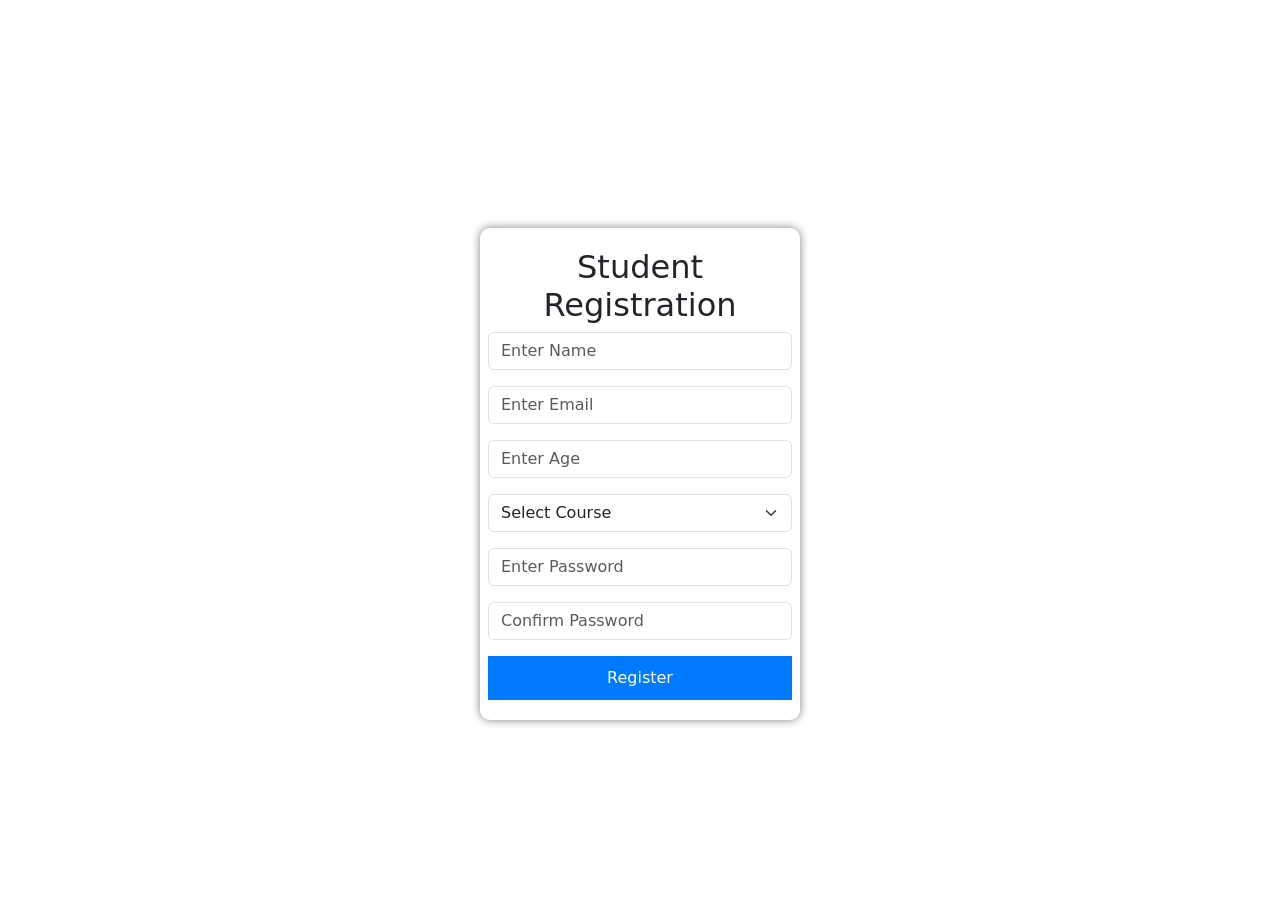
<file: Index.html>
<!DOCTYPE html>
<html lang="en">
<head>
    <meta charset="UTF-8">
    <meta name="viewport" content="width=device-width, initial-scale=1.0">
    <title>Student Registration Form</title>
    <link rel="stylesheet" href="Style.css">
    <link rel="stylesheet" href="Script.js">
    <link rel="stylesheet" href="https://cdn.jsdelivr.net/npm/bootstrap@5.2.3/dist/css/bootstrap.min.css">
</head>
<body>
    <div class="container mt-5" id="form-box">
  <h2 class="text-center">Student Registration</h2>

  <form class="row" onsubmit="return validateForm()">
    <input class="form-control mb-3" type="text" id="name" placeholder="Enter Name">
    <input class="form-control mb-3" type="email" id="email" placeholder="Enter Email">
    <input class="form-control mb-3" type="number" id="age" placeholder="Enter Age">

    <select class="form-select mb-3" id="course">
      <option value="">Select Course</option>
      <option value="Web Development">Web Development</option>
      <option value="Data Science">Data Science</option>
      <option value="Deep Learning">Deep Learning</option>
      <option value="Graphic Design">Graphic Design</option>
      <option value="AI">Artificial Intelligence</option>
    </select>

    <input class="form-control mb-3" type="password" id="password" placeholder="Enter Password">
    <input class="form-control mb-3" type="password" id="confirmPassword" placeholder="Confirm Password">

    <button type="btn submit bg-primary border-none">Register</button>
  </form>
</div>
</body>
</html>
</file>
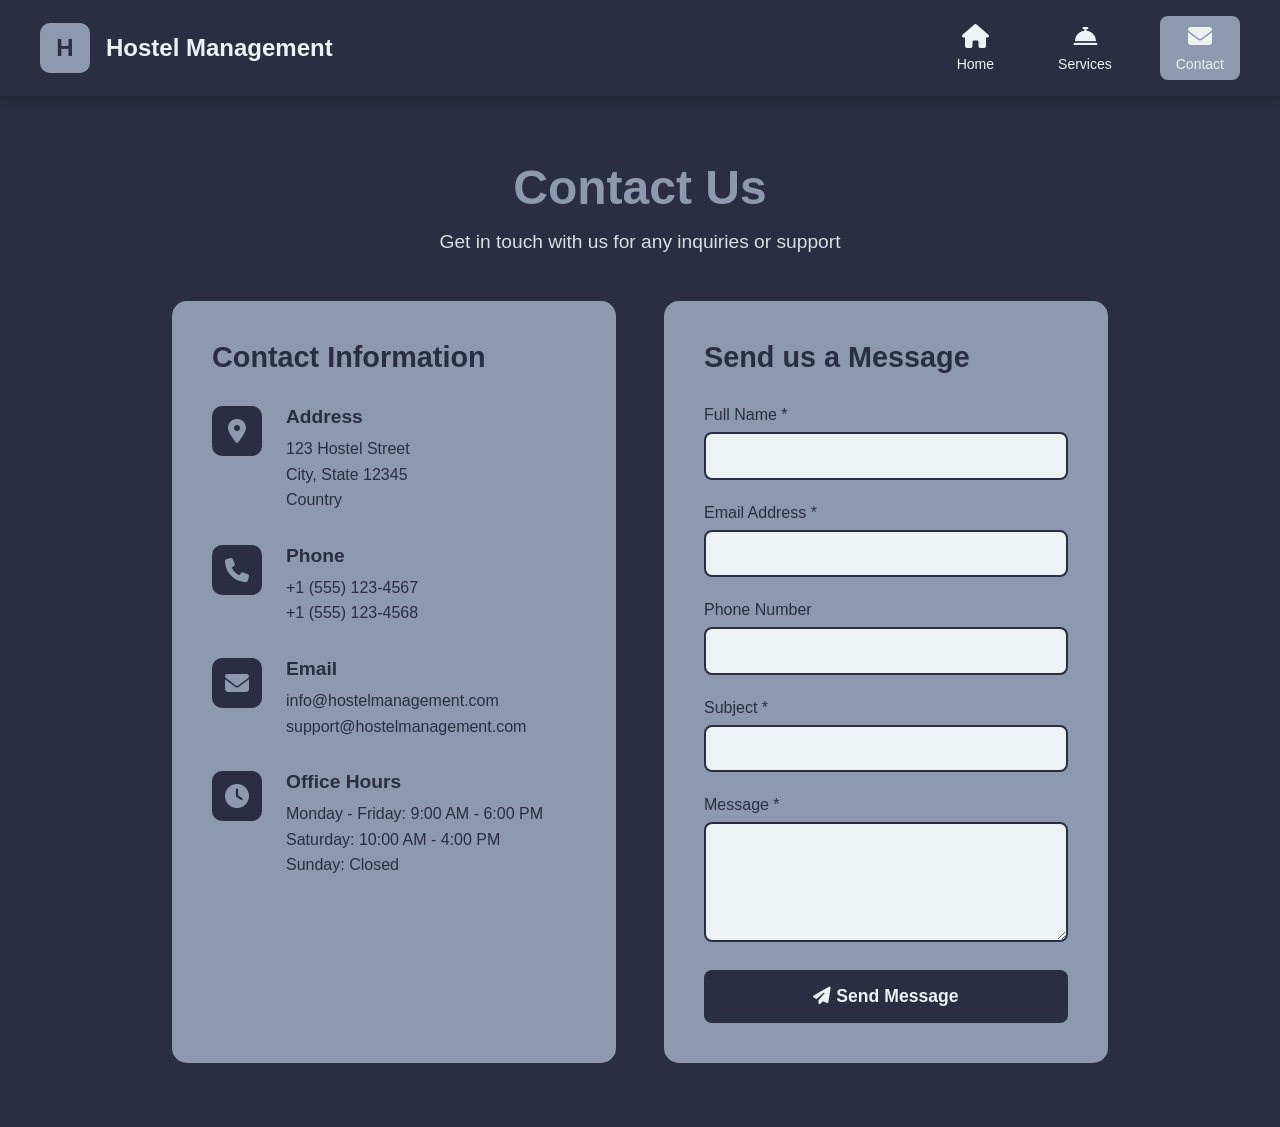
<file: contact.html>
<!DOCTYPE html>
<html lang="en">
<head>
    <meta charset="UTF-8">
    <meta name="viewport" content="width=device-width, initial-scale=1.0">
    <title>Hostel Management System - Contact</title>
    <style>
        * {
            margin: 0;
            padding: 0;
            box-sizing: border-box;
        }

        body {
            font-family: 'Segoe UI', Tahoma, Geneva, Verdana, sans-serif;
            background-color: #2b2d42;
            color: #edf2f4;
            min-height: 100vh;
        }

        .navbar {
            background-color: #2b2d42;
            padding: 1rem 2rem;
            box-shadow: 0 2px 10px rgba(0, 0, 0, 0.3);
            position: sticky;
            top: 0;
            z-index: 1000;
        }

        .nav-container {
            display: flex;
            justify-content: space-between;
            align-items: center;
            max-width: 1200px;
            margin: 0 auto;
        }

        .logo {
            display: flex;
            align-items: center;
            gap: 1rem;
        }

        .logo-icon {
            width: 50px;
            height: 50px;
            background-color: #8d99ae;
            border-radius: 10px;
            display: flex;
            align-items: center;
            justify-content: center;
            font-size: 24px;
            font-weight: bold;
            color: #2b2d42;
        }

        .logo-text {
            font-size: 24px;
            font-weight: bold;
            color: #edf2f4;
        }

        .nav-icons {
            display: flex;
            gap: 2rem;
            align-items: center;
        }

        .nav-icon {
            display: flex;
            flex-direction: column;
            align-items: center;
            text-decoration: none;
            color: #edf2f4;
            transition: all 0.3s ease;
            padding: 0.5rem 1rem;
            border-radius: 8px;
        }

        .nav-icon:hover {
            background-color: #8d99ae;
            transform: translateY(-2px);
        }

        .nav-icon.active {
            background-color: #8d99ae;
        }

        .nav-icon i {
            font-size: 24px;
            margin-bottom: 0.5rem;
        }

        .nav-icon span {
            font-size: 14px;
            font-weight: 500;
        }

        .contact-section {
            max-width: 1000px;
            margin: 4rem auto;
            padding: 0 2rem;
        }

        .page-title {
            font-size: 3rem;
            text-align: center;
            margin-bottom: 1rem;
            color: #8d99ae;
        }

        .page-subtitle {
            text-align: center;
            font-size: 1.2rem;
            margin-bottom: 3rem;
            opacity: 0.9;
        }

        .contact-container {
            display: grid;
            grid-template-columns: 1fr 1fr;
            gap: 3rem;
            margin-top: 3rem;
        }

        .contact-info {
            background-color: #8d99ae;
            padding: 2.5rem;
            border-radius: 15px;
        }

        .info-title {
            color: #2b2d42;
            font-size: 1.8rem;
            margin-bottom: 2rem;
            font-weight: bold;
        }

        .info-item {
            display: flex;
            align-items: flex-start;
            gap: 1.5rem;
            margin-bottom: 2rem;
        }

        .info-icon {
            width: 50px;
            height: 50px;
            background-color: #2b2d42;
            border-radius: 10px;
            display: flex;
            align-items: center;
            justify-content: center;
            font-size: 1.5rem;
            color: #8d99ae;
            flex-shrink: 0;
        }

        .info-content h3 {
            color: #2b2d42;
            margin-bottom: 0.5rem;
            font-size: 1.2rem;
        }

        .info-content p {
            color: #2b2d42;
            line-height: 1.6;
        }

        .contact-form {
            background-color: #8d99ae;
            padding: 2.5rem;
            border-radius: 15px;
        }

        .form-title {
            color: #2b2d42;
            font-size: 1.8rem;
            margin-bottom: 2rem;
            font-weight: bold;
        }

        .form-group {
            margin-bottom: 1.5rem;
        }

        .form-group label {
            display: block;
            color: #2b2d42;
            margin-bottom: 0.5rem;
            font-weight: 500;
        }

        .form-group input,
        .form-group textarea {
            width: 100%;
            padding: 0.8rem;
            border: 2px solid #2b2d42;
            border-radius: 8px;
            background-color: #edf2f4;
            color: #2b2d42;
            font-size: 1rem;
            font-family: inherit;
            transition: border-color 0.3s ease;
        }

        .form-group input:focus,
        .form-group textarea:focus {
            outline: none;
            border-color: #2b2d42;
            box-shadow: 0 0 0 3px rgba(45, 45, 66, 0.2);
        }

        .form-group textarea {
            resize: vertical;
            min-height: 120px;
        }

        .submit-btn {
            width: 100%;
            padding: 1rem;
            background-color: #2b2d42;
            color: #edf2f4;
            border: none;
            border-radius: 8px;
            font-size: 1.1rem;
            font-weight: bold;
            cursor: pointer;
            transition: all 0.3s ease;
        }

        .submit-btn:hover {
            background-color: #1a1b2e;
            transform: translateY(-2px);
            box-shadow: 0 5px 15px rgba(0, 0, 0, 0.3);
        }

        .submit-btn:active {
            transform: translateY(0);
        }

        @media (max-width: 768px) {
            .nav-container {
                flex-direction: column;
                gap: 1rem;
            }

            .nav-icons {
                gap: 1rem;
            }

            .page-title {
                font-size: 2rem;
            }

            .contact-container {
                grid-template-columns: 1fr;
                gap: 2rem;
            }
        }
    </style>
    <link rel="stylesheet" href="https://cdnjs.cloudflare.com/ajax/libs/font-awesome/6.4.0/css/all.min.css">
</head>
<body>
    <nav class="navbar">
        <div class="nav-container">
            <div class="logo">
                <div class="logo-icon">H</div>
                <div class="logo-text">Hostel Management</div>
            </div>
            <div class="nav-icons">
                <a href="home.html" class="nav-icon">
                    <i class="fas fa-home"></i>
                    <span>Home</span>
                </a>
                <a href="service.html" class="nav-icon">
                    <i class="fas fa-concierge-bell"></i>
                    <span>Services</span>
                </a>
                <a href="contact.html" class="nav-icon active">
                    <i class="fas fa-envelope"></i>
                    <span>Contact</span>
                </a>
            </div>
        </div>
    </nav>

    <section class="contact-section">
        <h1 class="page-title">Contact Us</h1>
        <p class="page-subtitle">Get in touch with us for any inquiries or support</p>

        <div class="contact-container">
            <div class="contact-info">
                <h2 class="info-title">Contact Information</h2>
                
                <div class="info-item">
                    <div class="info-icon">
                        <i class="fas fa-map-marker-alt"></i>
                    </div>
                    <div class="info-content">
                        <h3>Address</h3>
                        <p>123 Hostel Street<br>City, State 12345<br>Country</p>
                    </div>
                </div>

                <div class="info-item">
                    <div class="info-icon">
                        <i class="fas fa-phone"></i>
                    </div>
                    <div class="info-content">
                        <h3>Phone</h3>
                        <p>+1 (555) 123-4567<br>+1 (555) 123-4568</p>
                    </div>
                </div>

                <div class="info-item">
                    <div class="info-icon">
                        <i class="fas fa-envelope"></i>
                    </div>
                    <div class="info-content">
                        <h3>Email</h3>
                        <p>info@hostelmanagement.com<br>support@hostelmanagement.com</p>
                    </div>
                </div>

                <div class="info-item">
                    <div class="info-icon">
                        <i class="fas fa-clock"></i>
                    </div>
                    <div class="info-content">
                        <h3>Office Hours</h3>
                        <p>Monday - Friday: 9:00 AM - 6:00 PM<br>Saturday: 10:00 AM - 4:00 PM<br>Sunday: Closed</p>
                    </div>
                </div>
            </div>

            <div class="contact-form">
                <h2 class="form-title">Send us a Message</h2>
                <form id="contactForm" onsubmit="handleSubmit(event)">
                    <div class="form-group">
                        <label for="name">Full Name *</label>
                        <input type="text" id="name" name="name" required>
                    </div>

                    <div class="form-group">
                        <label for="email">Email Address *</label>
                        <input type="email" id="email" name="email" required>
                    </div>

                    <div class="form-group">
                        <label for="phone">Phone Number</label>
                        <input type="tel" id="phone" name="phone">
                    </div>

                    <div class="form-group">
                        <label for="subject">Subject *</label>
                        <input type="text" id="subject" name="subject" required>
                    </div>

                    <div class="form-group">
                        <label for="message">Message *</label>
                        <textarea id="message" name="message" required></textarea>
                    </div>

                    <button type="submit" class="submit-btn">
                        <i class="fas fa-paper-plane"></i> Send Message
                    </button>
                </form>
            </div>
        </div>
    </section>

    <script>
        function handleSubmit(event) {
            event.preventDefault();
            alert('Thank you for your message! We will get back to you soon.');
            document.getElementById('contactForm').reset();
        }
    </script>
</body>
</html>
</file>
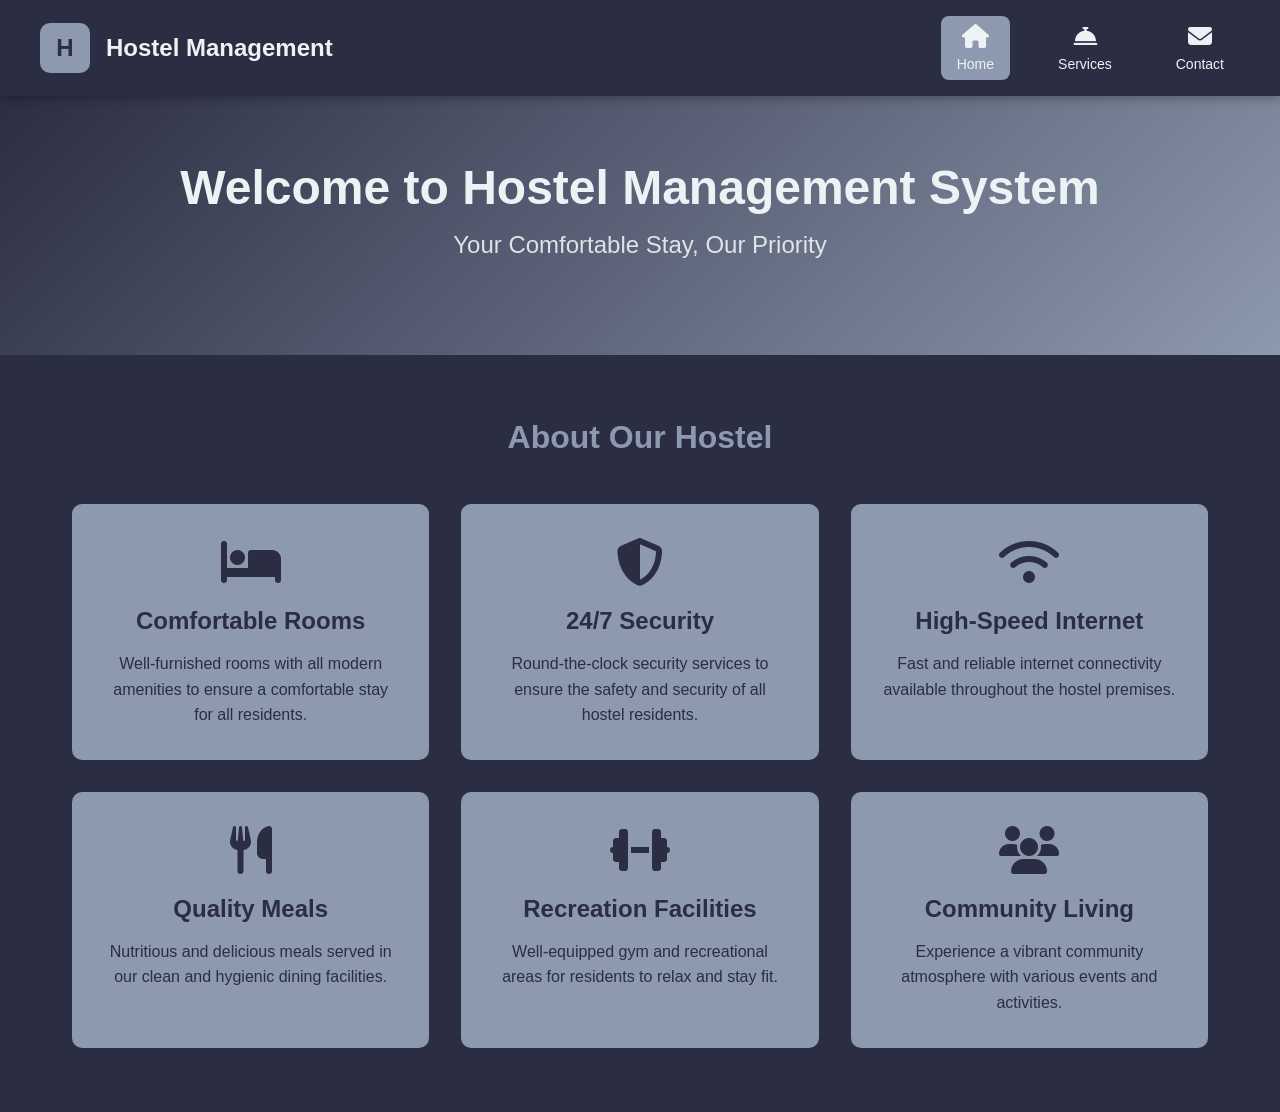
<file: home.html>
<!DOCTYPE html>
<html lang="en">
<head>
    <meta charset="UTF-8">
    <meta name="viewport" content="width=device-width, initial-scale=1.0">
    <title>Hostel Management System - Home</title>
    <style>
        * {
            margin: 0;
            padding: 0;
            box-sizing: border-box;
        }

        body {
            font-family: 'Segoe UI', Tahoma, Geneva, Verdana, sans-serif;
            background-color: #2b2d42;
            color: #edf2f4;
            min-height: 100vh;
        }

        .navbar {
            background-color: #2b2d42;
            padding: 1rem 2rem;
            box-shadow: 0 2px 10px rgba(0, 0, 0, 0.3);
            position: sticky;
            top: 0;
            z-index: 1000;
        }

        .nav-container {
            display: flex;
            justify-content: space-between;
            align-items: center;
            max-width: 1200px;
            margin: 0 auto;
        }

        .logo {
            display: flex;
            align-items: center;
            gap: 1rem;
        }

        .logo-icon {
            width: 50px;
            height: 50px;
            background-color: #8d99ae;
            border-radius: 10px;
            display: flex;
            align-items: center;
            justify-content: center;
            font-size: 24px;
            font-weight: bold;
            color: #2b2d42;
        }

        .logo-text {
            font-size: 24px;
            font-weight: bold;
            color: #edf2f4;
        }

        .nav-icons {
            display: flex;
            gap: 2rem;
            align-items: center;
        }

        .nav-icon {
            display: flex;
            flex-direction: column;
            align-items: center;
            text-decoration: none;
            color: #edf2f4;
            transition: all 0.3s ease;
            padding: 0.5rem 1rem;
            border-radius: 8px;
        }

        .nav-icon:hover {
            background-color: #8d99ae;
            transform: translateY(-2px);
        }

        .nav-icon.active {
            background-color: #8d99ae;
        }

        .nav-icon i {
            font-size: 24px;
            margin-bottom: 0.5rem;
        }

        .nav-icon span {
            font-size: 14px;
            font-weight: 500;
        }

        .hero-section {
            background: linear-gradient(135deg, #2b2d42 0%, #8d99ae 100%);
            padding: 4rem 2rem;
            text-align: center;
        }

        .hero-content {
            max-width: 1200px;
            margin: 0 auto;
        }

        .hero-title {
            font-size: 3rem;
            margin-bottom: 1rem;
            color: #edf2f4;
        }

        .hero-subtitle {
            font-size: 1.5rem;
            margin-bottom: 2rem;
            color: #edf2f4;
            opacity: 0.9;
        }

        .content-section {
            max-width: 1200px;
            margin: 4rem auto;
            padding: 0 2rem;
        }

        .section-title {
            font-size: 2rem;
            margin-bottom: 2rem;
            color: #8d99ae;
            text-align: center;
        }

        .features {
            display: grid;
            grid-template-columns: repeat(auto-fit, minmax(300px, 1fr));
            gap: 2rem;
            margin-top: 3rem;
        }

        .feature-card {
            background-color: #8d99ae;
            padding: 2rem;
            border-radius: 10px;
            text-align: center;
            transition: transform 0.3s ease;
        }

        .feature-card:hover {
            transform: translateY(-5px);
            box-shadow: 0 10px 20px rgba(0, 0, 0, 0.3);
        }

        .feature-card h3 {
            color: #2b2d42;
            margin-bottom: 1rem;
            font-size: 1.5rem;
        }

        .feature-card p {
            color: #2b2d42;
            line-height: 1.6;
        }

        .feature-icon {
            font-size: 3rem;
            margin-bottom: 1rem;
            color: #2b2d42;
        }

        @media (max-width: 768px) {
            .nav-container {
                flex-direction: column;
                gap: 1rem;
            }

            .nav-icons {
                gap: 1rem;
            }

            .hero-title {
                font-size: 2rem;
            }

            .hero-subtitle {
                font-size: 1.2rem;
            }
        }
    </style>
    <link rel="stylesheet" href="https://cdnjs.cloudflare.com/ajax/libs/font-awesome/6.4.0/css/all.min.css">
</head>
<body>
    <nav class="navbar">
        <div class="nav-container">
            <div class="logo">
                <div class="logo-icon">H</div>
                <div class="logo-text">Hostel Management</div>
            </div>
            <div class="nav-icons">
                <a href="home.html" class="nav-icon active">
                    <i class="fas fa-home"></i>
                    <span>Home</span>
                </a>
                <a href="service.html" class="nav-icon">
                    <i class="fas fa-concierge-bell"></i>
                    <span>Services</span>
                </a>
                <a href="contact.html" class="nav-icon">
                    <i class="fas fa-envelope"></i>
                    <span>Contact</span>
                </a>
            </div>
        </div>
    </nav>

    <section class="hero-section">
        <div class="hero-content">
            <h1 class="hero-title">Welcome to Hostel Management System</h1>
            <p class="hero-subtitle">Your Comfortable Stay, Our Priority</p>
        </div>
    </section>

    <section class="content-section">
        <h2 class="section-title">About Our Hostel</h2>
        <div class="features">
            <div class="feature-card">
                <div class="feature-icon">
                    <i class="fas fa-bed"></i>
                </div>
                <h3>Comfortable Rooms</h3>
                <p>Well-furnished rooms with all modern amenities to ensure a comfortable stay for all residents.</p>
            </div>
            <div class="feature-card">
                <div class="feature-icon">
                    <i class="fas fa-shield-alt"></i>
                </div>
                <h3>24/7 Security</h3>
                <p>Round-the-clock security services to ensure the safety and security of all hostel residents.</p>
            </div>
            <div class="feature-card">
                <div class="feature-icon">
                    <i class="fas fa-wifi"></i>
                </div>
                <h3>High-Speed Internet</h3>
                <p>Fast and reliable internet connectivity available throughout the hostel premises.</p>
            </div>
            <div class="feature-card">
                <div class="feature-icon">
                    <i class="fas fa-utensils"></i>
                </div>
                <h3>Quality Meals</h3>
                <p>Nutritious and delicious meals served in our clean and hygienic dining facilities.</p>
            </div>
            <div class="feature-card">
                <div class="feature-icon">
                    <i class="fas fa-dumbbell"></i>
                </div>
                <h3>Recreation Facilities</h3>
                <p>Well-equipped gym and recreational areas for residents to relax and stay fit.</p>
            </div>
            <div class="feature-card">
                <div class="feature-icon">
                    <i class="fas fa-users"></i>
                </div>
                <h3>Community Living</h3>
                <p>Experience a vibrant community atmosphere with various events and activities.</p>
            </div>
        </div>
    </section>
</body>
</html>
</file>
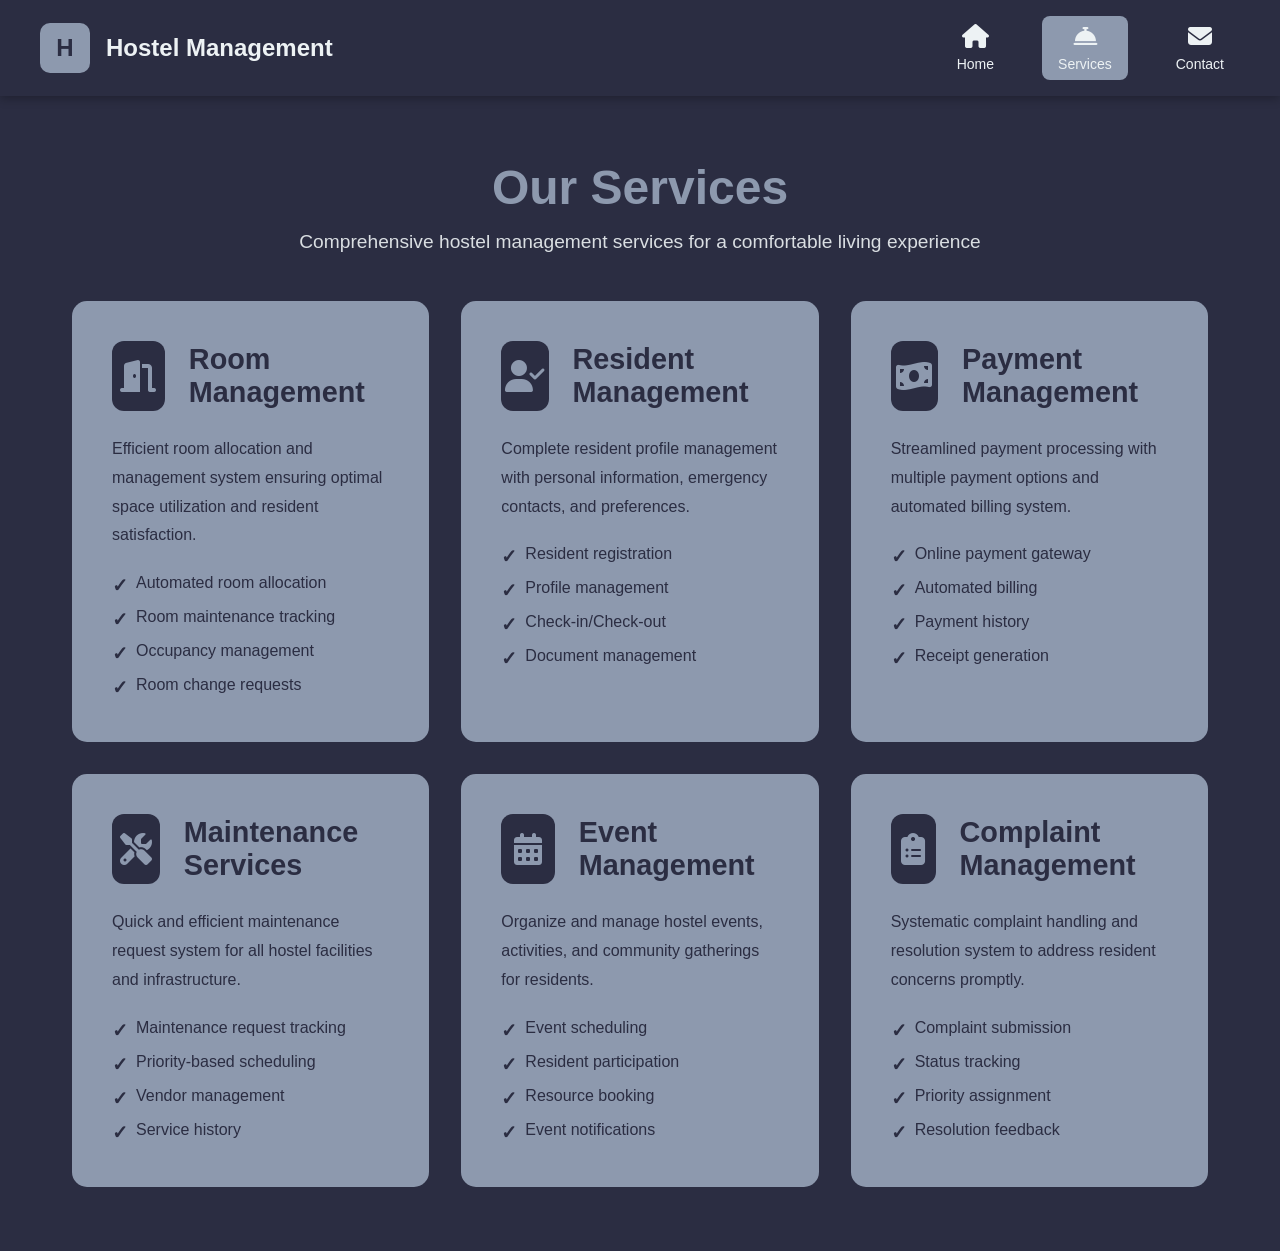
<file: service.html>
<!DOCTYPE html>
<html lang="en">
<head>
    <meta charset="UTF-8">
    <meta name="viewport" content="width=device-width, initial-scale=1.0">
    <title>Hostel Management System - Services</title>
    <style>
        * {
            margin: 0;
            padding: 0;
            box-sizing: border-box;
        }

        body {
            font-family: 'Segoe UI', Tahoma, Geneva, Verdana, sans-serif;
            background-color: #2b2d42;
            color: #edf2f4;
            min-height: 100vh;
        }

        .navbar {
            background-color: #2b2d42;
            padding: 1rem 2rem;
            box-shadow: 0 2px 10px rgba(0, 0, 0, 0.3);
            position: sticky;
            top: 0;
            z-index: 1000;
        }

        .nav-container {
            display: flex;
            justify-content: space-between;
            align-items: center;
            max-width: 1200px;
            margin: 0 auto;
        }

        .logo {
            display: flex;
            align-items: center;
            gap: 1rem;
        }

        .logo-icon {
            width: 50px;
            height: 50px;
            background-color: #8d99ae;
            border-radius: 10px;
            display: flex;
            align-items: center;
            justify-content: center;
            font-size: 24px;
            font-weight: bold;
            color: #2b2d42;
        }

        .logo-text {
            font-size: 24px;
            font-weight: bold;
            color: #edf2f4;
        }

        .nav-icons {
            display: flex;
            gap: 2rem;
            align-items: center;
        }

        .nav-icon {
            display: flex;
            flex-direction: column;
            align-items: center;
            text-decoration: none;
            color: #edf2f4;
            transition: all 0.3s ease;
            padding: 0.5rem 1rem;
            border-radius: 8px;
        }

        .nav-icon:hover {
            background-color: #8d99ae;
            transform: translateY(-2px);
        }

        .nav-icon.active {
            background-color: #8d99ae;
        }

        .nav-icon i {
            font-size: 24px;
            margin-bottom: 0.5rem;
        }

        .nav-icon span {
            font-size: 14px;
            font-weight: 500;
        }

        .services-section {
            max-width: 1200px;
            margin: 4rem auto;
            padding: 0 2rem;
        }

        .page-title {
            font-size: 3rem;
            text-align: center;
            margin-bottom: 1rem;
            color: #8d99ae;
        }

        .page-subtitle {
            text-align: center;
            font-size: 1.2rem;
            margin-bottom: 3rem;
            opacity: 0.9;
        }

        .services-grid {
            display: grid;
            grid-template-columns: repeat(auto-fit, minmax(350px, 1fr));
            gap: 2rem;
            margin-top: 3rem;
        }

        .service-card {
            background-color: #8d99ae;
            padding: 2.5rem;
            border-radius: 15px;
            transition: transform 0.3s ease, box-shadow 0.3s ease;
        }

        .service-card:hover {
            transform: translateY(-8px);
            box-shadow: 0 15px 30px rgba(0, 0, 0, 0.4);
        }

        .service-header {
            display: flex;
            align-items: center;
            gap: 1.5rem;
            margin-bottom: 1.5rem;
        }

        .service-icon {
            width: 70px;
            height: 70px;
            background-color: #2b2d42;
            border-radius: 12px;
            display: flex;
            align-items: center;
            justify-content: center;
            font-size: 2rem;
            color: #8d99ae;
        }

        .service-title {
            color: #2b2d42;
            font-size: 1.8rem;
            font-weight: bold;
        }

        .service-description {
            color: #2b2d42;
            line-height: 1.8;
            font-size: 1rem;
            margin-bottom: 1rem;
        }

        .service-features {
            list-style: none;
            margin-top: 1rem;
        }

        .service-features li {
            color: #2b2d42;
            padding: 0.5rem 0;
            padding-left: 1.5rem;
            position: relative;
        }

        .service-features li:before {
            content: "✓";
            position: absolute;
            left: 0;
            color: #2b2d42;
            font-weight: bold;
            font-size: 1.2rem;
        }

        @media (max-width: 768px) {
            .nav-container {
                flex-direction: column;
                gap: 1rem;
            }

            .nav-icons {
                gap: 1rem;
            }

            .page-title {
                font-size: 2rem;
            }

            .services-grid {
                grid-template-columns: 1fr;
            }
        }
    </style>
    <link rel="stylesheet" href="https://cdnjs.cloudflare.com/ajax/libs/font-awesome/6.4.0/css/all.min.css">
</head>
<body>
    <nav class="navbar">
        <div class="nav-container">
            <div class="logo">
                <div class="logo-icon">H</div>
                <div class="logo-text">Hostel Management</div>
            </div>
            <div class="nav-icons">
                <a href="home.html" class="nav-icon">
                    <i class="fas fa-home"></i>
                    <span>Home</span>
                </a>
                <a href="service.html" class="nav-icon active">
                    <i class="fas fa-concierge-bell"></i>
                    <span>Services</span>
                </a>
                <a href="contact.html" class="nav-icon">
                    <i class="fas fa-envelope"></i>
                    <span>Contact</span>
                </a>
            </div>
        </div>
    </nav>

    <section class="services-section">
        <h1 class="page-title">Our Services</h1>
        <p class="page-subtitle">Comprehensive hostel management services for a comfortable living experience</p>

        <div class="services-grid">
            <div class="service-card">
                <div class="service-header">
                    <div class="service-icon">
                        <i class="fas fa-door-open"></i>
                    </div>
                    <h2 class="service-title">Room Management</h2>
                </div>
                <p class="service-description">
                    Efficient room allocation and management system ensuring optimal space utilization and resident satisfaction.
                </p>
                <ul class="service-features">
                    <li>Automated room allocation</li>
                    <li>Room maintenance tracking</li>
                    <li>Occupancy management</li>
                    <li>Room change requests</li>
                </ul>
            </div>

            <div class="service-card">
                <div class="service-header">
                    <div class="service-icon">
                        <i class="fas fa-user-check"></i>
                    </div>
                    <h2 class="service-title">Resident Management</h2>
                </div>
                <p class="service-description">
                    Complete resident profile management with personal information, emergency contacts, and preferences.
                </p>
                <ul class="service-features">
                    <li>Resident registration</li>
                    <li>Profile management</li>
                    <li>Check-in/Check-out</li>
                    <li>Document management</li>
                </ul>
            </div>

            <div class="service-card">
                <div class="service-header">
                    <div class="service-icon">
                        <i class="fas fa-money-bill-wave"></i>
                    </div>
                    <h2 class="service-title">Payment Management</h2>
                </div>
                <p class="service-description">
                    Streamlined payment processing with multiple payment options and automated billing system.
                </p>
                <ul class="service-features">
                    <li>Online payment gateway</li>
                    <li>Automated billing</li>
                    <li>Payment history</li>
                    <li>Receipt generation</li>
                </ul>
            </div>

            <div class="service-card">
                <div class="service-header">
                    <div class="service-icon">
                        <i class="fas fa-tools"></i>
                    </div>
                    <h2 class="service-title">Maintenance Services</h2>
                </div>
                <p class="service-description">
                    Quick and efficient maintenance request system for all hostel facilities and infrastructure.
                </p>
                <ul class="service-features">
                    <li>Maintenance request tracking</li>
                    <li>Priority-based scheduling</li>
                    <li>Vendor management</li>
                    <li>Service history</li>
                </ul>
            </div>

            <div class="service-card">
                <div class="service-header">
                    <div class="service-icon">
                        <i class="fas fa-calendar-alt"></i>
                    </div>
                    <h2 class="service-title">Event Management</h2>
                </div>
                <p class="service-description">
                    Organize and manage hostel events, activities, and community gatherings for residents.
                </p>
                <ul class="service-features">
                    <li>Event scheduling</li>
                    <li>Resident participation</li>
                    <li>Resource booking</li>
                    <li>Event notifications</li>
                </ul>
            </div>

            <div class="service-card">
                <div class="service-header">
                    <div class="service-icon">
                        <i class="fas fa-clipboard-list"></i>
                    </div>
                    <h2 class="service-title">Complaint Management</h2>
                </div>
                <p class="service-description">
                    Systematic complaint handling and resolution system to address resident concerns promptly.
                </p>
                <ul class="service-features">
                    <li>Complaint submission</li>
                    <li>Status tracking</li>
                    <li>Priority assignment</li>
                    <li>Resolution feedback</li>
                </ul>
            </div>
        </div>
    </section>
</body>
</html>
</file>
<file: Style.css>
body {
      font-family: Arial;
      background: #eef2f7;
      display: flex;
      justify-content: center;
      align-items: center;
      height: 100vh;
    }

    #form-box {
      background: white;
      padding: 20px;
      width: 320px;
      border-radius: 10px;
      box-shadow: 0 0 10px gray;
    }

    button {
      width: 30px;
      padding: 10px;
      background: #007bff;
      color: white;
      border: none;
      cursor: pointer;
      
    }

    button:hover {
      background: #0056b3;
    }
</file>
